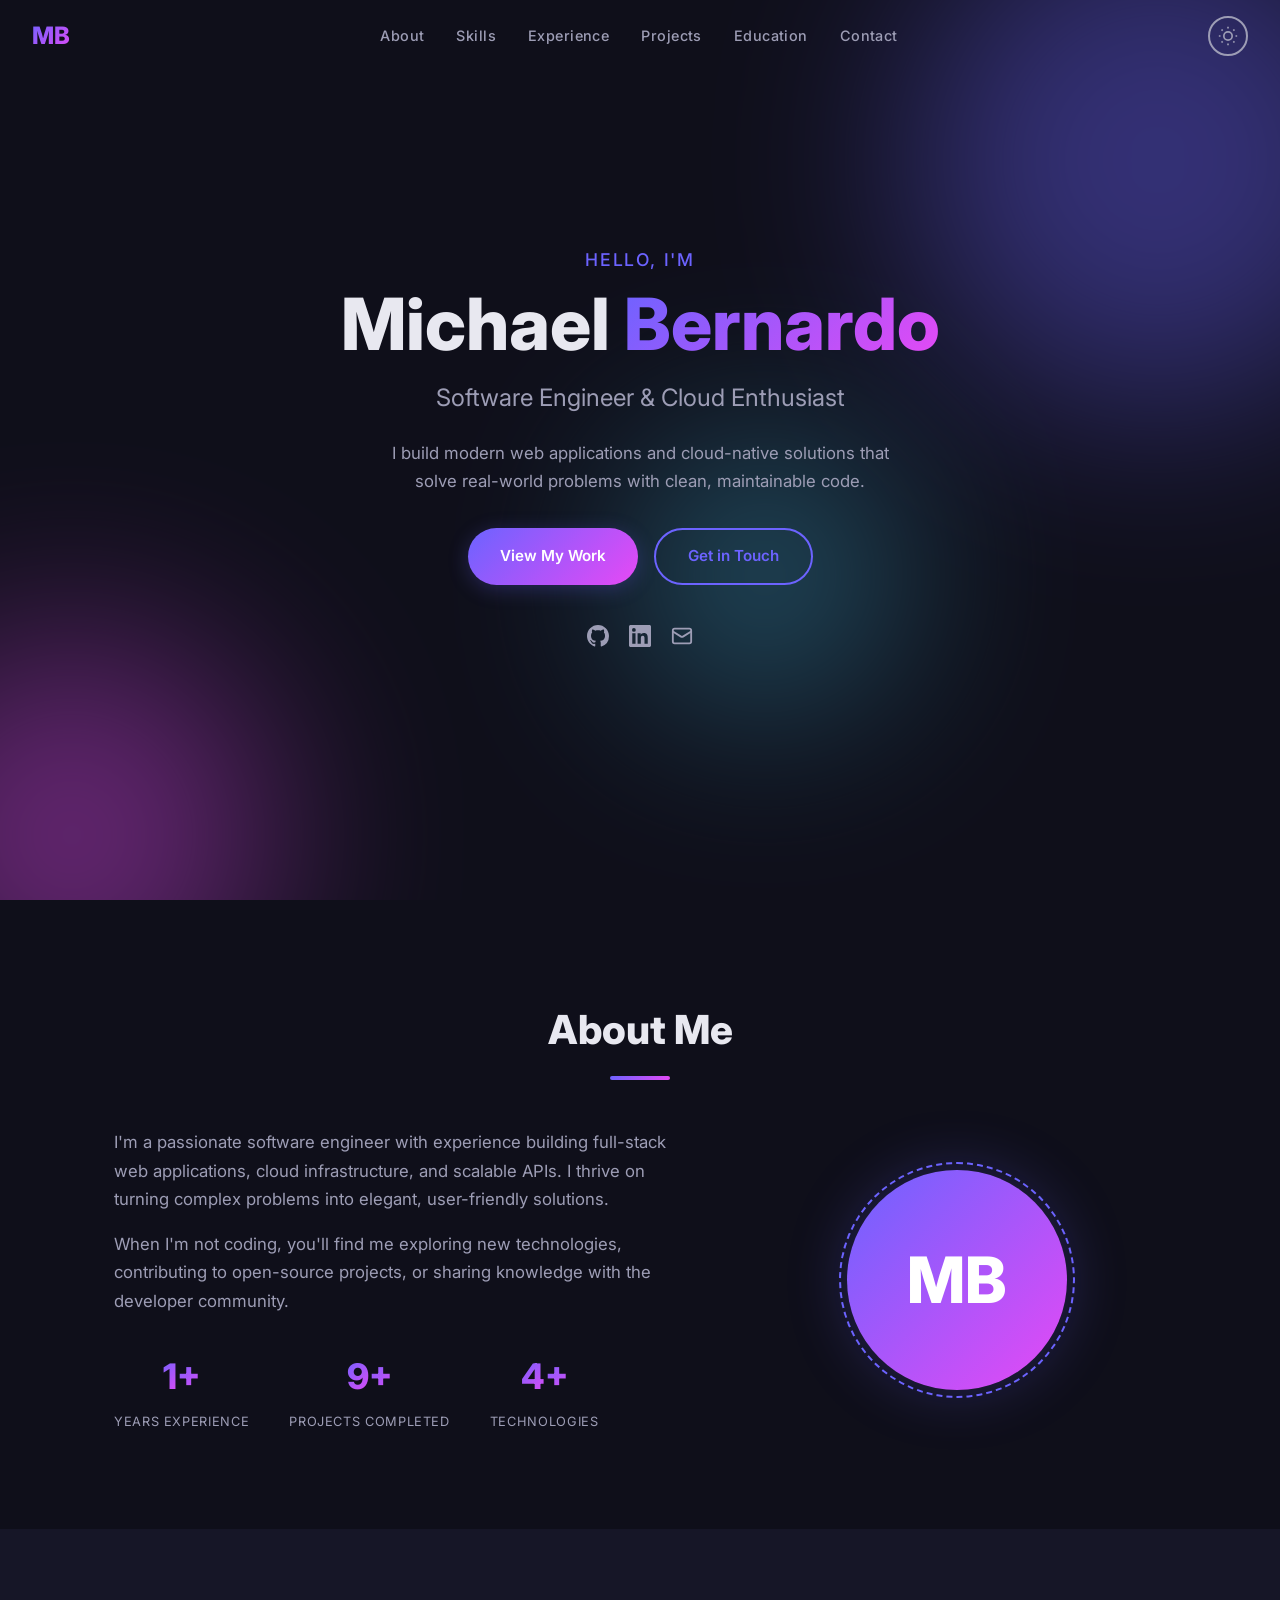
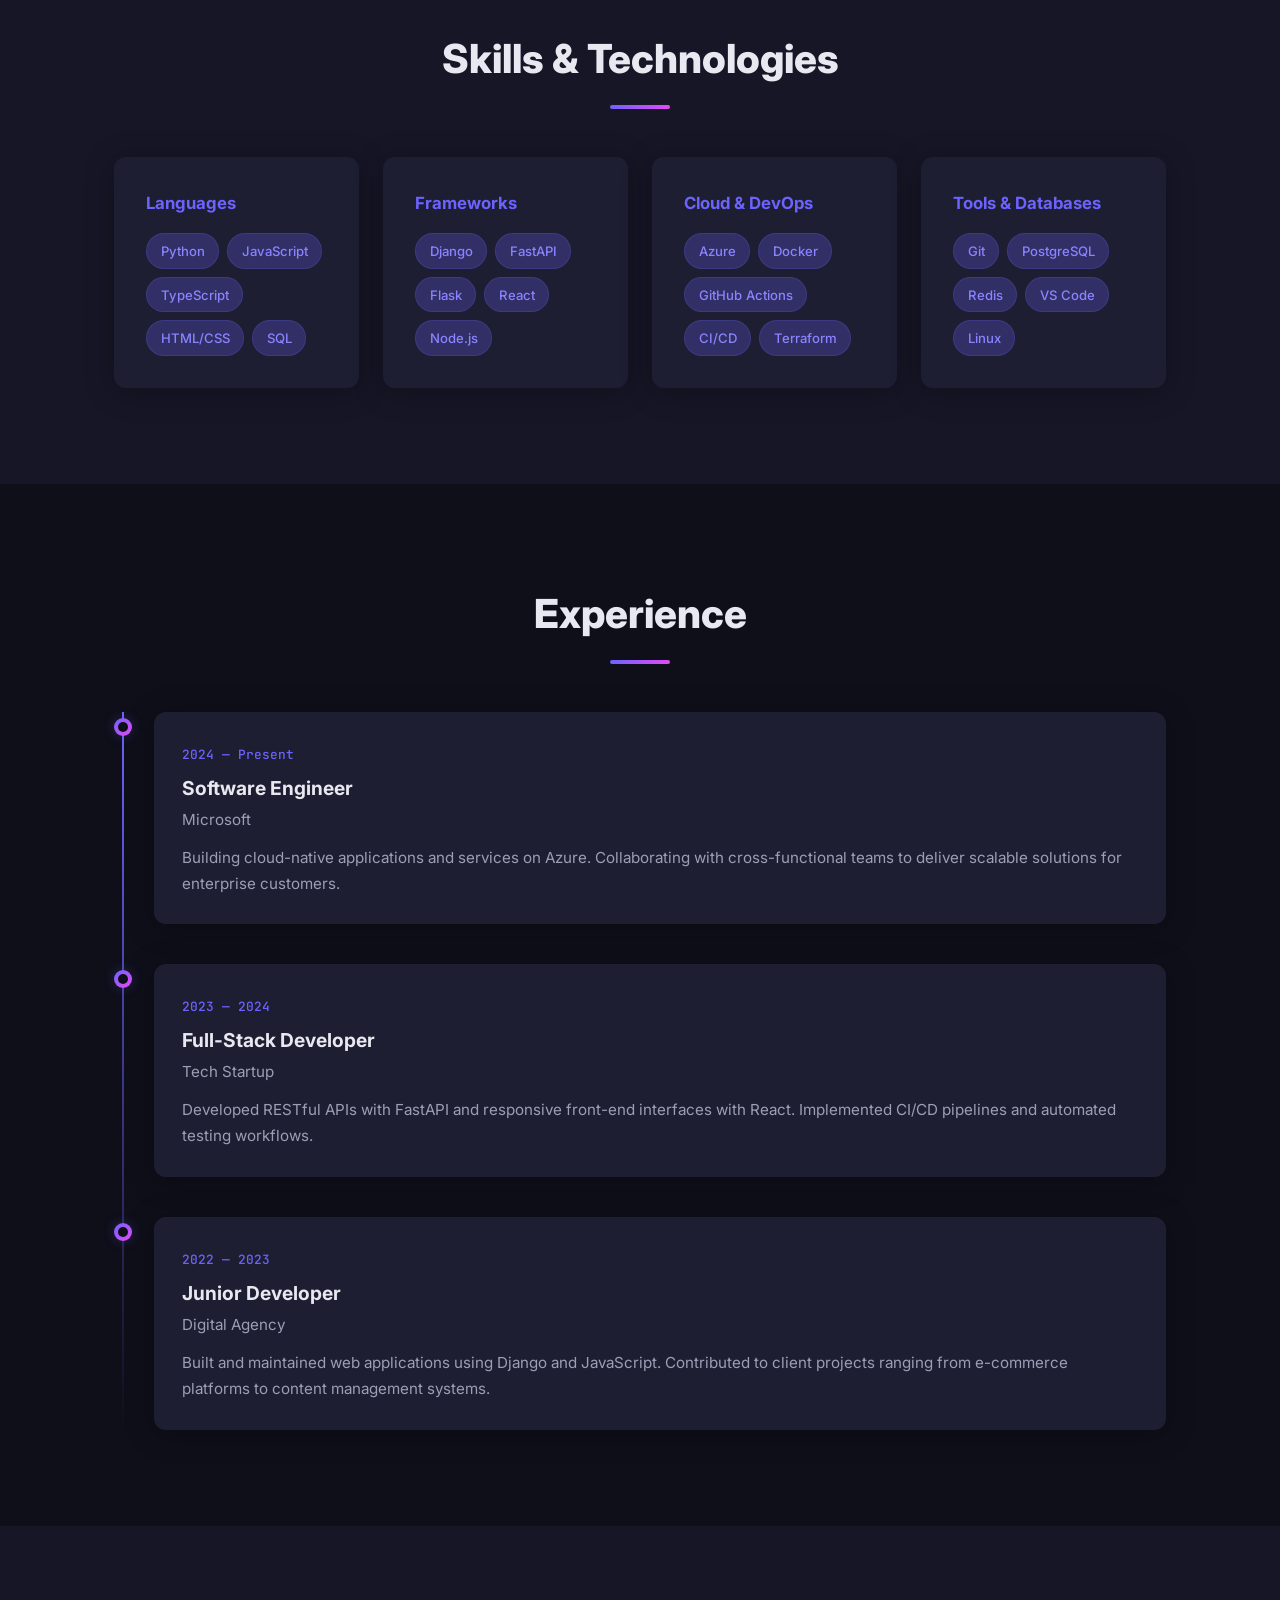
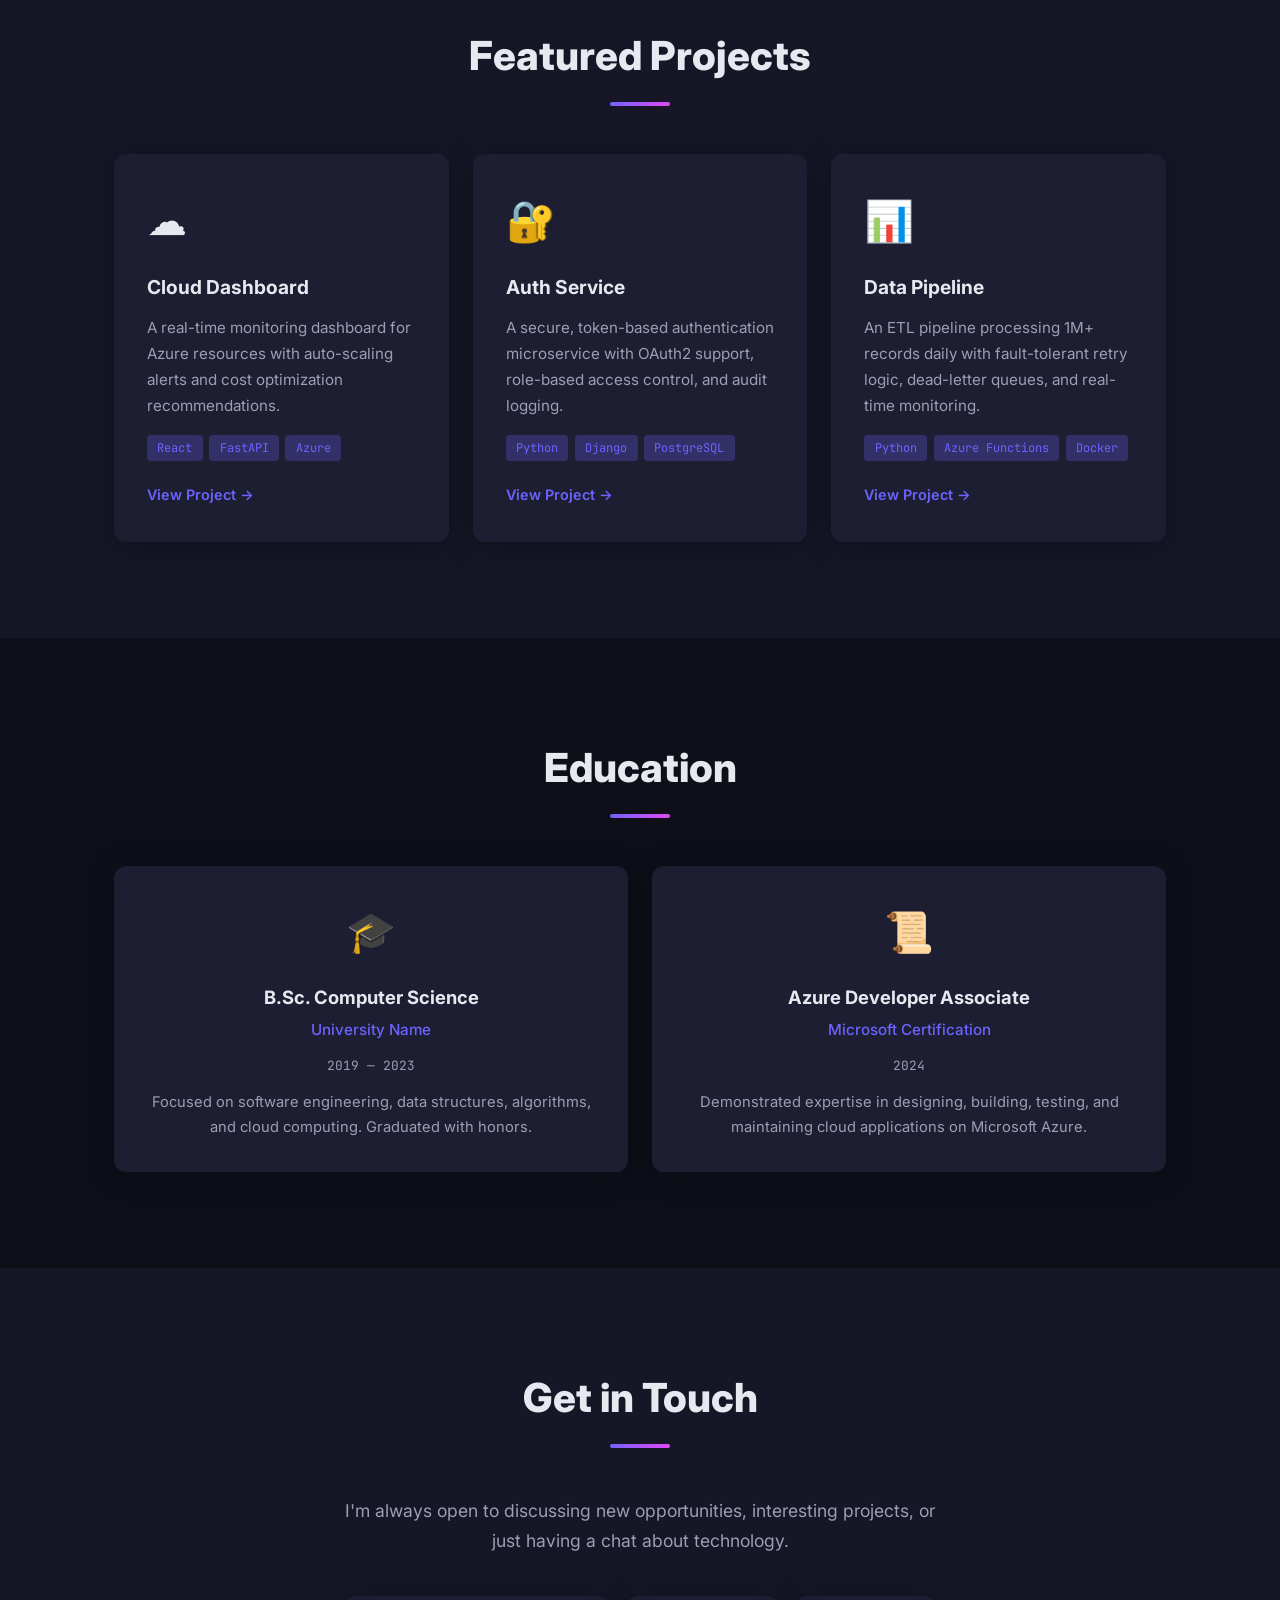
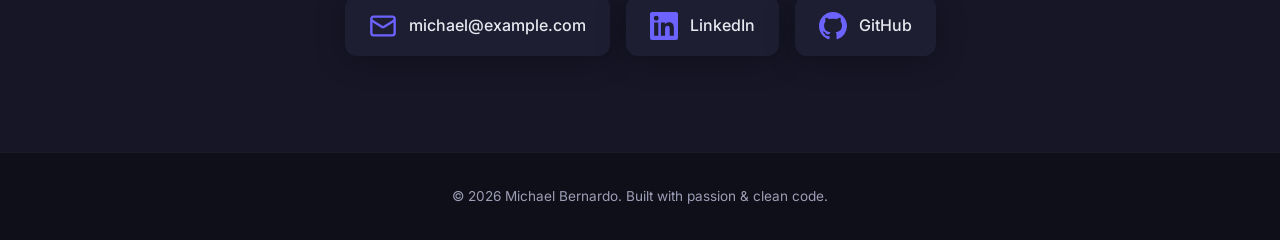
<file: frontend/index.html>
<!doctype html>
<html lang="en">
  <head>
    <meta charset="utf-8" />
    <meta name="viewport" content="width=device-width, initial-scale=1" />
    <title>Michael Bernardo &mdash; Portfolio</title>
    <link rel="stylesheet" href="styles.css" />
    <link rel="preconnect" href="https://fonts.googleapis.com" />
    <link rel="preconnect" href="https://fonts.gstatic.com" crossorigin />
    <link
      href="https://fonts.googleapis.com/css2?family=Inter:wght@300;400;500;600;700;800&family=JetBrains+Mono:wght@400;500&display=swap"
      rel="stylesheet"
    />
  </head>
  <body>
    <!-- ====== NAV ====== -->
    <nav class="navbar" id="navbar">
      <a href="#hero" class="nav-logo">MB</a>
      <button class="nav-toggle" id="navToggle" aria-label="Toggle menu">
        <span></span><span></span><span></span>
      </button>
      <ul class="nav-links" id="navLinks">
        <li><a href="#about">About</a></li>
        <li><a href="#skills">Skills</a></li>
        <li><a href="#experience">Experience</a></li>
        <li><a href="#projects">Projects</a></li>
        <li><a href="#education">Education</a></li>
        <li><a href="#contact">Contact</a></li>
      </ul>
      <button class="theme-toggle" id="themeToggle" aria-label="Toggle theme">
        <svg class="icon-sun" width="20" height="20" viewBox="0 0 24 24" fill="none" stroke="currentColor" stroke-width="2"><circle cx="12" cy="12" r="5"/><path d="M12 1v2M12 21v2M4.22 4.22l1.42 1.42M18.36 18.36l1.42 1.42M1 12h2M21 12h2M4.22 19.78l1.42-1.42M18.36 5.64l1.42-1.42"/></svg>
        <svg class="icon-moon" width="20" height="20" viewBox="0 0 24 24" fill="none" stroke="currentColor" stroke-width="2"><path d="M21 12.79A9 9 0 1 1 11.21 3 7 7 0 0 0 21 12.79z"/></svg>
      </button>
    </nav>

    <!-- ====== HERO ====== -->
    <section class="hero" id="hero">
      <div class="hero-bg-shapes">
        <div class="shape shape-1"></div>
        <div class="shape shape-2"></div>
        <div class="shape shape-3"></div>
      </div>
      <div class="hero-content reveal">
        <p class="hero-greeting">Hello, I'm</p>
        <h1 class="hero-name">Michael <span class="accent">Bernardo</span></h1>
        <p class="hero-tagline">Software Engineer &amp; Cloud Enthusiast</p>
        <p class="hero-description">
          I build modern web applications and cloud-native solutions that solve
          real-world problems with clean, maintainable code.
        </p>
        <div class="hero-cta">
          <a href="#projects" class="btn btn-primary">View My Work</a>
          <a href="#contact" class="btn btn-outline">Get in Touch</a>
        </div>
        <div class="hero-socials">
          <a href="https://github.com/" target="_blank" rel="noopener noreferrer" aria-label="GitHub">
            <svg width="22" height="22" viewBox="0 0 24 24" fill="currentColor"><path d="M12 0C5.37 0 0 5.37 0 12c0 5.31 3.435 9.795 8.205 11.385.6.105.825-.255.825-.57 0-.285-.015-1.23-.015-2.235-3.015.555-3.795-.735-4.035-1.41-.135-.345-.72-1.41-1.23-1.695-.42-.225-1.02-.78-.015-.795.945-.015 1.62.87 1.845 1.23 1.08 1.815 2.805 1.305 3.495.99.105-.78.42-1.305.765-1.605-2.67-.3-5.46-1.335-5.46-5.925 0-1.305.465-2.385 1.23-3.225-.12-.3-.54-1.53.12-3.18 0 0 1.005-.315 3.3 1.23.96-.27 1.98-.405 3-.405s2.04.135 3 .405c2.295-1.56 3.3-1.23 3.3-1.23.66 1.65.24 2.88.12 3.18.765.84 1.23 1.905 1.23 3.225 0 4.605-2.805 5.625-5.475 5.925.435.375.81 1.095.81 2.22 0 1.605-.015 2.895-.015 3.3 0 .315.225.69.825.57A12.02 12.02 0 0 0 24 12c0-6.63-5.37-12-12-12z"/></svg>
          </a>
          <a href="https://linkedin.com/" target="_blank" rel="noopener noreferrer" aria-label="LinkedIn">
            <svg width="22" height="22" viewBox="0 0 24 24" fill="currentColor"><path d="M20.447 20.452h-3.554v-5.569c0-1.328-.027-3.037-1.852-3.037-1.853 0-2.136 1.445-2.136 2.939v5.667H9.351V9h3.414v1.561h.046c.477-.9 1.637-1.85 3.37-1.85 3.601 0 4.267 2.37 4.267 5.455v6.286zM5.337 7.433a2.062 2.062 0 0 1-2.063-2.065 2.064 2.064 0 1 1 2.063 2.065zm1.782 13.019H3.555V9h3.564v11.452zM22.225 0H1.771C.792 0 0 .774 0 1.729v20.542C0 23.227.792 24 1.771 24h20.451C23.2 24 24 23.227 24 22.271V1.729C24 .774 23.2 0 22.222 0h.003z"/></svg>
          </a>
          <a href="mailto:michael@example.com" aria-label="Email">
            <svg width="22" height="22" viewBox="0 0 24 24" fill="none" stroke="currentColor" stroke-width="2"><rect x="2" y="4" width="20" height="16" rx="2"/><path d="m22 7-8.97 5.7a1.94 1.94 0 0 1-2.06 0L2 7"/></svg>
          </a>
        </div>
      </div>
    </section>

    <!-- ====== ABOUT ====== -->
    <section class="section" id="about">
      <div class="container">
        <h2 class="section-title reveal">About Me</h2>
        <div class="about-grid reveal">
          <div class="about-text">
            <p>
              I'm a passionate software engineer with experience building
              full-stack web applications, cloud infrastructure, and scalable
              APIs. I thrive on turning complex problems into elegant,
              user-friendly solutions.
            </p>
            <p>
              When I'm not coding, you'll find me exploring new technologies,
              contributing to open-source projects, or sharing knowledge with
              the developer community.
            </p>
            <div class="about-stats">
              <div class="stat">
                <span class="stat-number" data-target="3">0</span><span class="stat-suffix">+</span>
                <span class="stat-label">Years Experience</span>
              </div>
              <div class="stat">
                <span class="stat-number" data-target="20">0</span><span class="stat-suffix">+</span>
                <span class="stat-label">Projects Completed</span>
              </div>
              <div class="stat">
                <span class="stat-number" data-target="10">0</span><span class="stat-suffix">+</span>
                <span class="stat-label">Technologies</span>
              </div>
            </div>
          </div>
          <div class="about-image">
            <div class="avatar-placeholder">
              <span>MB</span>
            </div>
          </div>
        </div>
      </div>
    </section>

    <!-- ====== SKILLS ====== -->
    <section class="section section-alt" id="skills">
      <div class="container">
        <h2 class="section-title reveal">Skills &amp; Technologies</h2>
        <div class="skills-grid reveal">
          <div class="skill-category">
            <h3>Languages</h3>
            <div class="skill-tags">
              <span class="tag">Python</span>
              <span class="tag">JavaScript</span>
              <span class="tag">TypeScript</span>
              <span class="tag">HTML/CSS</span>
              <span class="tag">SQL</span>
            </div>
          </div>
          <div class="skill-category">
            <h3>Frameworks</h3>
            <div class="skill-tags">
              <span class="tag">Django</span>
              <span class="tag">FastAPI</span>
              <span class="tag">Flask</span>
              <span class="tag">React</span>
              <span class="tag">Node.js</span>
            </div>
          </div>
          <div class="skill-category">
            <h3>Cloud &amp; DevOps</h3>
            <div class="skill-tags">
              <span class="tag">Azure</span>
              <span class="tag">Docker</span>
              <span class="tag">GitHub Actions</span>
              <span class="tag">CI/CD</span>
              <span class="tag">Terraform</span>
            </div>
          </div>
          <div class="skill-category">
            <h3>Tools &amp; Databases</h3>
            <div class="skill-tags">
              <span class="tag">Git</span>
              <span class="tag">PostgreSQL</span>
              <span class="tag">Redis</span>
              <span class="tag">VS Code</span>
              <span class="tag">Linux</span>
            </div>
          </div>
        </div>
      </div>
    </section>

    <!-- ====== EXPERIENCE ====== -->
    <section class="section" id="experience">
      <div class="container">
        <h2 class="section-title reveal">Experience</h2>
        <div class="timeline reveal">
          <div class="timeline-item">
            <div class="timeline-dot"></div>
            <div class="timeline-content">
              <span class="timeline-date">2024 &mdash; Present</span>
              <h3>Software Engineer</h3>
              <h4>Microsoft</h4>
              <p>
                Building cloud-native applications and services on Azure.
                Collaborating with cross-functional teams to deliver scalable
                solutions for enterprise customers.
              </p>
            </div>
          </div>
          <div class="timeline-item">
            <div class="timeline-dot"></div>
            <div class="timeline-content">
              <span class="timeline-date">2023 &mdash; 2024</span>
              <h3>Full-Stack Developer</h3>
              <h4>Tech Startup</h4>
              <p>
                Developed RESTful APIs with FastAPI and responsive front-end
                interfaces with React. Implemented CI/CD pipelines and automated
                testing workflows.
              </p>
            </div>
          </div>
          <div class="timeline-item">
            <div class="timeline-dot"></div>
            <div class="timeline-content">
              <span class="timeline-date">2022 &mdash; 2023</span>
              <h3>Junior Developer</h3>
              <h4>Digital Agency</h4>
              <p>
                Built and maintained web applications using Django and
                JavaScript. Contributed to client projects ranging from
                e-commerce platforms to content management systems.
              </p>
            </div>
          </div>
        </div>
      </div>
    </section>

    <!-- ====== PROJECTS ====== -->
    <section class="section section-alt" id="projects">
      <div class="container">
        <h2 class="section-title reveal">Featured Projects</h2>
        <div class="projects-grid reveal">
          <article class="project-card">
            <div class="project-icon">&#9729;</div>
            <h3>Cloud Dashboard</h3>
            <p>
              A real-time monitoring dashboard for Azure resources with
              auto-scaling alerts and cost optimization recommendations.
            </p>
            <div class="project-tags">
              <span>React</span><span>FastAPI</span><span>Azure</span>
            </div>
            <div class="project-links">
              <a href="#">View Project &rarr;</a>
            </div>
          </article>
          <article class="project-card">
            <div class="project-icon">&#128272;</div>
            <h3>Auth Service</h3>
            <p>
              A secure, token-based authentication microservice with OAuth2
              support, role-based access control, and audit logging.
            </p>
            <div class="project-tags">
              <span>Python</span><span>Django</span><span>PostgreSQL</span>
            </div>
            <div class="project-links">
              <a href="#">View Project &rarr;</a>
            </div>
          </article>
          <article class="project-card">
            <div class="project-icon">&#128202;</div>
            <h3>Data Pipeline</h3>
            <p>
              An ETL pipeline processing 1M+ records daily with fault-tolerant
              retry logic, dead-letter queues, and real-time monitoring.
            </p>
            <div class="project-tags">
              <span>Python</span><span>Azure Functions</span><span>Docker</span>
            </div>
            <div class="project-links">
              <a href="#">View Project &rarr;</a>
            </div>
          </article>
        </div>
      </div>
    </section>

    <!-- ====== EDUCATION ====== -->
    <section class="section" id="education">
      <div class="container">
        <h2 class="section-title reveal">Education</h2>
        <div class="education-grid reveal">
          <div class="edu-card">
            <div class="edu-icon">&#127891;</div>
            <h3>B.Sc. Computer Science</h3>
            <h4>University Name</h4>
            <span class="edu-date">2019 &mdash; 2023</span>
            <p>
              Focused on software engineering, data structures, algorithms,
              and cloud computing. Graduated with honors.
            </p>
          </div>
          <div class="edu-card">
            <div class="edu-icon">&#128220;</div>
            <h3>Azure Developer Associate</h3>
            <h4>Microsoft Certification</h4>
            <span class="edu-date">2024</span>
            <p>
              Demonstrated expertise in designing, building, testing, and
              maintaining cloud applications on Microsoft Azure.
            </p>
          </div>
        </div>
      </div>
    </section>

    <!-- ====== CONTACT ====== -->
    <section class="section section-alt" id="contact">
      <div class="container">
        <h2 class="section-title reveal">Get in Touch</h2>
        <div class="contact-wrapper reveal">
          <p class="contact-intro">
            I'm always open to discussing new opportunities, interesting
            projects, or just having a chat about technology.
          </p>
          <div class="contact-cards">
            <a href="mailto:michael@example.com" class="contact-card">
              <svg width="28" height="28" viewBox="0 0 24 24" fill="none" stroke="currentColor" stroke-width="2"><rect x="2" y="4" width="20" height="16" rx="2"/><path d="m22 7-8.97 5.7a1.94 1.94 0 0 1-2.06 0L2 7"/></svg>
              <span>michael@example.com</span>
            </a>
            <a href="https://linkedin.com/" target="_blank" rel="noopener noreferrer" class="contact-card">
              <svg width="28" height="28" viewBox="0 0 24 24" fill="currentColor"><path d="M20.447 20.452h-3.554v-5.569c0-1.328-.027-3.037-1.852-3.037-1.853 0-2.136 1.445-2.136 2.939v5.667H9.351V9h3.414v1.561h.046c.477-.9 1.637-1.85 3.37-1.85 3.601 0 4.267 2.37 4.267 5.455v6.286zM5.337 7.433a2.062 2.062 0 0 1-2.063-2.065 2.064 2.064 0 1 1 2.063 2.065zm1.782 13.019H3.555V9h3.564v11.452zM22.225 0H1.771C.792 0 0 .774 0 1.729v20.542C0 23.227.792 24 1.771 24h20.451C23.2 24 24 23.227 24 22.271V1.729C24 .774 23.2 0 22.222 0h.003z"/></svg>
              <span>LinkedIn</span>
            </a>
            <a href="https://github.com/" target="_blank" rel="noopener noreferrer" class="contact-card">
              <svg width="28" height="28" viewBox="0 0 24 24" fill="currentColor"><path d="M12 0C5.37 0 0 5.37 0 12c0 5.31 3.435 9.795 8.205 11.385.6.105.825-.255.825-.57 0-.285-.015-1.23-.015-2.235-3.015.555-3.795-.735-4.035-1.41-.135-.345-.72-1.41-1.23-1.695-.42-.225-1.02-.78-.015-.795.945-.015 1.62.87 1.845 1.23 1.08 1.815 2.805 1.305 3.495.99.105-.78.42-1.305.765-1.605-2.67-.3-5.46-1.335-5.46-5.925 0-1.305.465-2.385 1.23-3.225-.12-.3-.54-1.53.12-3.18 0 0 1.005-.315 3.3 1.23.96-.27 1.98-.405 3-.405s2.04.135 3 .405c2.295-1.56 3.3-1.23 3.3-1.23.66 1.65.24 2.88.12 3.18.765.84 1.23 1.905 1.23 3.225 0 4.605-2.805 5.625-5.475 5.925.435.375.81 1.095.81 2.22 0 1.605-.015 2.895-.015 3.3 0 .315.225.69.825.57A12.02 12.02 0 0 0 24 12c0-6.63-5.37-12-12-12z"/></svg>
              <span>GitHub</span>
            </a>
          </div>
        </div>
      </div>
    </section>

    <!-- ====== FOOTER ====== -->
    <footer class="footer">
      <p>&copy; 2026 Michael Bernardo. Built with passion &amp; clean code.</p>
    </footer>

    <button class="scroll-top" id="scrollTop" aria-label="Scroll to top">
      <svg width="20" height="20" viewBox="0 0 24 24" fill="none" stroke="currentColor" stroke-width="2.5"><path d="M18 15l-6-6-6 6"/></svg>
    </button>

    <script src="script.js"></script>
  </body>
</html>
</file>
<file: frontend/styles.css>
/* ===== CSS CUSTOM PROPERTIES ===== */
:root {
  --bg: #0f0f1a;
  --bg-alt: #161627;
  --surface: #1e1e32;
  --text: #e8e8f0;
  --text-muted: #9d9db5;
  --accent: #6c63ff;
  --accent-light: #8b83ff;
  --accent-glow: rgba(108, 99, 255, 0.25);
  --gradient: linear-gradient(135deg, #6c63ff 0%, #e649f5 100%);
  --card-shadow: 0 4px 30px rgba(0, 0, 0, 0.3);
  --radius: 12px;
  --nav-height: 72px;
  --font: "Inter", -apple-system, BlinkMacSystemFont, "Segoe UI", sans-serif;
  --mono: "JetBrains Mono", monospace;
}

[data-theme="light"] {
  --bg: #f5f5fa;
  --bg-alt: #eeeef5;
  --surface: #ffffff;
  --text: #1a1a2e;
  --text-muted: #6b6b8d;
  --card-shadow: 0 4px 30px rgba(0, 0, 0, 0.08);
}

/* ===== RESET & BASE ===== */
*,
*::before,
*::after {
  margin: 0;
  padding: 0;
  box-sizing: border-box;
}

html {
  scroll-behavior: smooth;
  scroll-padding-top: var(--nav-height);
}

body {
  font-family: var(--font);
  background: var(--bg);
  color: var(--text);
  line-height: 1.7;
  overflow-x: hidden;
  transition: background 0.4s, color 0.4s;
}

a {
  color: var(--accent);
  text-decoration: none;
  transition: color 0.3s;
}

a:hover {
  color: var(--accent-light);
}

img {
  max-width: 100%;
  display: block;
}

/* ===== REUSABLE ===== */
.container {
  max-width: 1100px;
  margin: 0 auto;
  padding: 0 1.5rem;
}

.section {
  padding: 6rem 0;
}

.section-alt {
  background: var(--bg-alt);
}

.section-title {
  font-size: clamp(1.8rem, 4vw, 2.5rem);
  font-weight: 800;
  text-align: center;
  margin-bottom: 3rem;
  position: relative;
}

.section-title::after {
  content: "";
  display: block;
  width: 60px;
  height: 4px;
  background: var(--gradient);
  border-radius: 2px;
  margin: 0.75rem auto 0;
}

.accent {
  background: var(--gradient);
  -webkit-background-clip: text;
  -webkit-text-fill-color: transparent;
  background-clip: text;
}

/* ===== REVEAL ANIMATION ===== */
.reveal {
  opacity: 0;
  transform: translateY(40px);
  transition: opacity 0.8s cubic-bezier(0.16, 1, 0.3, 1),
    transform 0.8s cubic-bezier(0.16, 1, 0.3, 1);
}

.reveal.active {
  opacity: 1;
  transform: translateY(0);
}

/* ===== NAVBAR ===== */
.navbar {
  position: fixed;
  top: 0;
  left: 0;
  right: 0;
  height: var(--nav-height);
  display: flex;
  align-items: center;
  justify-content: space-between;
  padding: 0 2rem;
  z-index: 1000;
  transition: background 0.3s, box-shadow 0.3s;
}

.navbar.scrolled {
  background: var(--surface);
  box-shadow: 0 2px 20px rgba(0, 0, 0, 0.15);
  backdrop-filter: blur(12px);
}

.nav-logo {
  font-size: 1.5rem;
  font-weight: 800;
  background: var(--gradient);
  -webkit-background-clip: text;
  -webkit-text-fill-color: transparent;
  background-clip: text;
}

.nav-links {
  display: flex;
  list-style: none;
  gap: 2rem;
}

.nav-links a {
  color: var(--text-muted);
  font-weight: 500;
  font-size: 0.9rem;
  letter-spacing: 0.03em;
  position: relative;
  padding-bottom: 4px;
}

.nav-links a::after {
  content: "";
  position: absolute;
  bottom: 0;
  left: 0;
  width: 0;
  height: 2px;
  background: var(--gradient);
  border-radius: 1px;
  transition: width 0.3s;
}

.nav-links a:hover,
.nav-links a.active {
  color: var(--text);
}

.nav-links a:hover::after,
.nav-links a.active::after {
  width: 100%;
}

.nav-toggle {
  display: none;
  flex-direction: column;
  gap: 5px;
  background: none;
  border: none;
  cursor: pointer;
  padding: 4px;
}

.nav-toggle span {
  display: block;
  width: 24px;
  height: 2px;
  background: var(--text);
  border-radius: 2px;
  transition: transform 0.3s, opacity 0.3s;
}

.theme-toggle {
  background: none;
  border: 2px solid var(--text-muted);
  border-radius: 50%;
  width: 40px;
  height: 40px;
  display: flex;
  align-items: center;
  justify-content: center;
  cursor: pointer;
  color: var(--text-muted);
  transition: border-color 0.3s, color 0.3s;
}

.theme-toggle:hover {
  border-color: var(--accent);
  color: var(--accent);
}

[data-theme="light"] .icon-sun {
  display: none;
}

[data-theme="dark"] .icon-moon,
:root:not([data-theme]) .icon-moon {
  display: none;
}

/* ===== HERO ===== */
.hero {
  min-height: 100vh;
  display: flex;
  align-items: center;
  justify-content: center;
  text-align: center;
  position: relative;
  overflow: hidden;
  padding: 0 1.5rem;
}

.hero-bg-shapes {
  position: absolute;
  inset: 0;
  overflow: hidden;
  z-index: 0;
}

.shape {
  position: absolute;
  border-radius: 50%;
  filter: blur(100px);
  opacity: 0.4;
}

.shape-1 {
  width: 500px;
  height: 500px;
  background: #6c63ff;
  top: -10%;
  right: -10%;
  animation: float 8s ease-in-out infinite;
}

.shape-2 {
  width: 400px;
  height: 400px;
  background: #e649f5;
  bottom: -15%;
  left: -10%;
  animation: float 10s ease-in-out infinite reverse;
}

.shape-3 {
  width: 250px;
  height: 250px;
  background: #49d0f5;
  top: 50%;
  left: 50%;
  animation: float 12s ease-in-out infinite;
}

@keyframes float {
  0%,
  100% {
    transform: translate(0, 0) scale(1);
  }
  33% {
    transform: translate(30px, -30px) scale(1.05);
  }
  66% {
    transform: translate(-20px, 20px) scale(0.95);
  }
}

.hero-content {
  position: relative;
  z-index: 1;
  max-width: 720px;
}

.hero-greeting {
  font-size: 1.1rem;
  font-weight: 500;
  color: var(--accent);
  letter-spacing: 0.1em;
  text-transform: uppercase;
  margin-bottom: 0.5rem;
}

.hero-name {
  font-size: clamp(2.5rem, 7vw, 4.5rem);
  font-weight: 800;
  line-height: 1.15;
  margin-bottom: 0.75rem;
}

.hero-tagline {
  font-size: clamp(1.1rem, 2.5vw, 1.5rem);
  color: var(--text-muted);
  font-weight: 400;
  margin-bottom: 1.25rem;
}

.hero-description {
  color: var(--text-muted);
  max-width: 520px;
  margin: 0 auto 2rem;
  font-size: 1.05rem;
}

.hero-cta {
  display: flex;
  gap: 1rem;
  justify-content: center;
  flex-wrap: wrap;
  margin-bottom: 2.5rem;
}

.btn {
  display: inline-flex;
  align-items: center;
  gap: 0.5rem;
  padding: 0.85rem 2rem;
  border-radius: 50px;
  font-weight: 600;
  font-size: 0.95rem;
  transition: transform 0.3s, box-shadow 0.3s;
}

.btn:hover {
  transform: translateY(-2px);
}

.btn-primary {
  background: var(--gradient);
  color: #fff;
  box-shadow: 0 4px 20px var(--accent-glow);
}

.btn-primary:hover {
  box-shadow: 0 8px 30px var(--accent-glow);
  color: #fff;
}

.btn-outline {
  border: 2px solid var(--accent);
  color: var(--accent);
  background: transparent;
}

.btn-outline:hover {
  background: var(--accent);
  color: #fff;
}

.hero-socials {
  display: flex;
  gap: 1.25rem;
  justify-content: center;
}

.hero-socials a {
  color: var(--text-muted);
  transition: color 0.3s, transform 0.3s;
}

.hero-socials a:hover {
  color: var(--accent);
  transform: translateY(-3px);
}

/* ===== ABOUT ===== */
.about-grid {
  display: grid;
  grid-template-columns: 1.4fr 1fr;
  gap: 3rem;
  align-items: center;
}

.about-text p {
  color: var(--text-muted);
  margin-bottom: 1rem;
  font-size: 1.05rem;
}

.about-stats {
  display: flex;
  gap: 2.5rem;
  margin-top: 2rem;
}

.stat {
  text-align: center;
}

.stat-number {
  font-size: 2.2rem;
  font-weight: 800;
  background: var(--gradient);
  -webkit-background-clip: text;
  -webkit-text-fill-color: transparent;
  background-clip: text;
}

.stat-suffix {
  font-size: 2.2rem;
  font-weight: 800;
  background: var(--gradient);
  -webkit-background-clip: text;
  -webkit-text-fill-color: transparent;
  background-clip: text;
}

.stat-label {
  display: block;
  font-size: 0.8rem;
  color: var(--text-muted);
  margin-top: 0.25rem;
  text-transform: uppercase;
  letter-spacing: 0.05em;
}

.about-image {
  display: flex;
  justify-content: center;
}

.avatar-placeholder {
  width: 220px;
  height: 220px;
  border-radius: 50%;
  background: var(--gradient);
  display: flex;
  align-items: center;
  justify-content: center;
  font-size: 4rem;
  font-weight: 800;
  color: #fff;
  box-shadow: 0 0 60px var(--accent-glow);
  position: relative;
}

.avatar-placeholder::before {
  content: "";
  position: absolute;
  inset: -8px;
  border-radius: 50%;
  border: 2px dashed var(--accent);
  animation: spin 20s linear infinite;
}

@keyframes spin {
  to {
    transform: rotate(360deg);
  }
}

/* ===== SKILLS ===== */
.skills-grid {
  display: grid;
  grid-template-columns: repeat(auto-fit, minmax(240px, 1fr));
  gap: 1.5rem;
}

.skill-category {
  background: var(--surface);
  border-radius: var(--radius);
  padding: 2rem;
  box-shadow: var(--card-shadow);
  transition: transform 0.3s;
}

.skill-category:hover {
  transform: translateY(-4px);
}

.skill-category h3 {
  font-size: 1.05rem;
  font-weight: 700;
  margin-bottom: 1rem;
  color: var(--accent);
}

.skill-tags {
  display: flex;
  flex-wrap: wrap;
  gap: 0.5rem;
}

.tag {
  background: var(--accent-glow);
  color: var(--accent-light);
  padding: 0.35rem 0.85rem;
  border-radius: 50px;
  font-size: 0.82rem;
  font-weight: 500;
  border: 1px solid rgba(108, 99, 255, 0.2);
  transition: transform 0.2s;
}

.tag:hover {
  transform: scale(1.05);
}

/* ===== TIMELINE (Experience) ===== */
.timeline {
  position: relative;
  padding-left: 2.5rem;
}

.timeline::before {
  content: "";
  position: absolute;
  left: 8px;
  top: 0;
  bottom: 0;
  width: 2px;
  background: linear-gradient(to bottom, var(--accent), transparent);
}

.timeline-item {
  position: relative;
  margin-bottom: 2.5rem;
}

.timeline-item:last-child {
  margin-bottom: 0;
}

.timeline-dot {
  position: absolute;
  left: -2.5rem;
  top: 6px;
  width: 18px;
  height: 18px;
  border-radius: 50%;
  background: var(--gradient);
  box-shadow: 0 0 12px var(--accent-glow);
}

.timeline-dot::after {
  content: "";
  position: absolute;
  inset: 4px;
  border-radius: 50%;
  background: var(--bg);
}

.timeline-content {
  background: var(--surface);
  border-radius: var(--radius);
  padding: 1.75rem;
  box-shadow: var(--card-shadow);
  transition: transform 0.3s;
}

.timeline-content:hover {
  transform: translateX(6px);
}

.timeline-date {
  font-family: var(--mono);
  font-size: 0.8rem;
  color: var(--accent);
  font-weight: 500;
}

.timeline-content h3 {
  font-size: 1.2rem;
  font-weight: 700;
  margin: 0.3rem 0 0.15rem;
}

.timeline-content h4 {
  font-size: 0.95rem;
  color: var(--text-muted);
  font-weight: 400;
  margin-bottom: 0.75rem;
}

.timeline-content p {
  color: var(--text-muted);
  font-size: 0.95rem;
}

/* ===== PROJECTS ===== */
.projects-grid {
  display: grid;
  grid-template-columns: repeat(auto-fit, minmax(300px, 1fr));
  gap: 1.5rem;
}

.project-card {
  background: var(--surface);
  border-radius: var(--radius);
  padding: 2rem;
  box-shadow: var(--card-shadow);
  border: 1px solid transparent;
  transition: transform 0.3s, border-color 0.3s;
  position: relative;
  overflow: hidden;
}

.project-card::before {
  content: "";
  position: absolute;
  top: 0;
  left: 0;
  right: 0;
  height: 3px;
  background: var(--gradient);
  transform: scaleX(0);
  transform-origin: left;
  transition: transform 0.4s;
}

.project-card:hover {
  transform: translateY(-6px);
  border-color: rgba(108, 99, 255, 0.2);
}

.project-card:hover::before {
  transform: scaleX(1);
}

.project-icon {
  font-size: 2.5rem;
  margin-bottom: 1rem;
}

.project-card h3 {
  font-size: 1.2rem;
  font-weight: 700;
  margin-bottom: 0.75rem;
}

.project-card p {
  color: var(--text-muted);
  font-size: 0.95rem;
  margin-bottom: 1rem;
}

.project-tags {
  display: flex;
  flex-wrap: wrap;
  gap: 0.4rem;
  margin-bottom: 1.25rem;
}

.project-tags span {
  font-family: var(--mono);
  font-size: 0.75rem;
  color: var(--accent);
  background: var(--accent-glow);
  padding: 0.2rem 0.65rem;
  border-radius: 4px;
}

.project-links a {
  font-weight: 600;
  font-size: 0.9rem;
}

/* ===== EDUCATION ===== */
.education-grid {
  display: grid;
  grid-template-columns: repeat(auto-fit, minmax(300px, 1fr));
  gap: 1.5rem;
}

.edu-card {
  background: var(--surface);
  border-radius: var(--radius);
  padding: 2rem;
  box-shadow: var(--card-shadow);
  text-align: center;
  transition: transform 0.3s;
}

.edu-card:hover {
  transform: translateY(-4px);
}

.edu-icon {
  font-size: 2.5rem;
  margin-bottom: 1rem;
}

.edu-card h3 {
  font-size: 1.15rem;
  font-weight: 700;
  margin-bottom: 0.25rem;
}

.edu-card h4 {
  color: var(--accent);
  font-weight: 500;
  font-size: 0.95rem;
  margin-bottom: 0.5rem;
}

.edu-date {
  font-family: var(--mono);
  font-size: 0.8rem;
  color: var(--text-muted);
}

.edu-card p {
  color: var(--text-muted);
  font-size: 0.92rem;
  margin-top: 0.75rem;
}

/* ===== CONTACT ===== */
.contact-wrapper {
  text-align: center;
  max-width: 600px;
  margin: 0 auto;
}

.contact-intro {
  color: var(--text-muted);
  font-size: 1.1rem;
  margin-bottom: 2.5rem;
}

.contact-cards {
  display: flex;
  flex-wrap: wrap;
  gap: 1rem;
  justify-content: center;
}

.contact-card {
  display: flex;
  align-items: center;
  gap: 0.75rem;
  background: var(--surface);
  padding: 1rem 1.5rem;
  border-radius: var(--radius);
  box-shadow: var(--card-shadow);
  color: var(--text);
  font-weight: 500;
  transition: transform 0.3s, box-shadow 0.3s;
}

.contact-card:hover {
  transform: translateY(-3px);
  box-shadow: 0 8px 30px rgba(0, 0, 0, 0.2);
  color: var(--accent);
}

.contact-card svg {
  flex-shrink: 0;
  color: var(--accent);
}

/* ===== FOOTER ===== */
.footer {
  text-align: center;
  padding: 2rem 1.5rem;
  color: var(--text-muted);
  font-size: 0.85rem;
  border-top: 1px solid rgba(255, 255, 255, 0.05);
}

/* ===== SCROLL-TO-TOP ===== */
.scroll-top {
  position: fixed;
  bottom: 2rem;
  right: 2rem;
  width: 44px;
  height: 44px;
  border-radius: 50%;
  background: var(--gradient);
  color: #fff;
  border: none;
  cursor: pointer;
  display: flex;
  align-items: center;
  justify-content: center;
  opacity: 0;
  visibility: hidden;
  transform: translateY(10px);
  transition: opacity 0.3s, visibility 0.3s, transform 0.3s;
  box-shadow: 0 4px 20px var(--accent-glow);
  z-index: 999;
}

.scroll-top.visible {
  opacity: 1;
  visibility: visible;
  transform: translateY(0);
}

.scroll-top:hover {
  transform: translateY(-3px);
}

/* ===== RESPONSIVE ===== */
@media (max-width: 768px) {
  .nav-links {
    position: fixed;
    top: var(--nav-height);
    left: 0;
    right: 0;
    background: var(--surface);
    flex-direction: column;
    align-items: center;
    padding: 2rem 0;
    gap: 1.25rem;
    transform: translateY(-120%);
    transition: transform 0.4s cubic-bezier(0.16, 1, 0.3, 1);
    box-shadow: 0 8px 30px rgba(0, 0, 0, 0.2);
  }

  .nav-links.open {
    transform: translateY(0);
  }

  .nav-toggle {
    display: flex;
  }

  .nav-toggle.active span:nth-child(1) {
    transform: translateY(7px) rotate(45deg);
  }

  .nav-toggle.active span:nth-child(2) {
    opacity: 0;
  }

  .nav-toggle.active span:nth-child(3) {
    transform: translateY(-7px) rotate(-45deg);
  }

  .about-grid {
    grid-template-columns: 1fr;
    text-align: center;
  }

  .about-stats {
    justify-content: center;
  }

  .hero-name {
    font-size: 2.5rem;
  }

  .section {
    padding: 4rem 0;
  }
}
</file>
